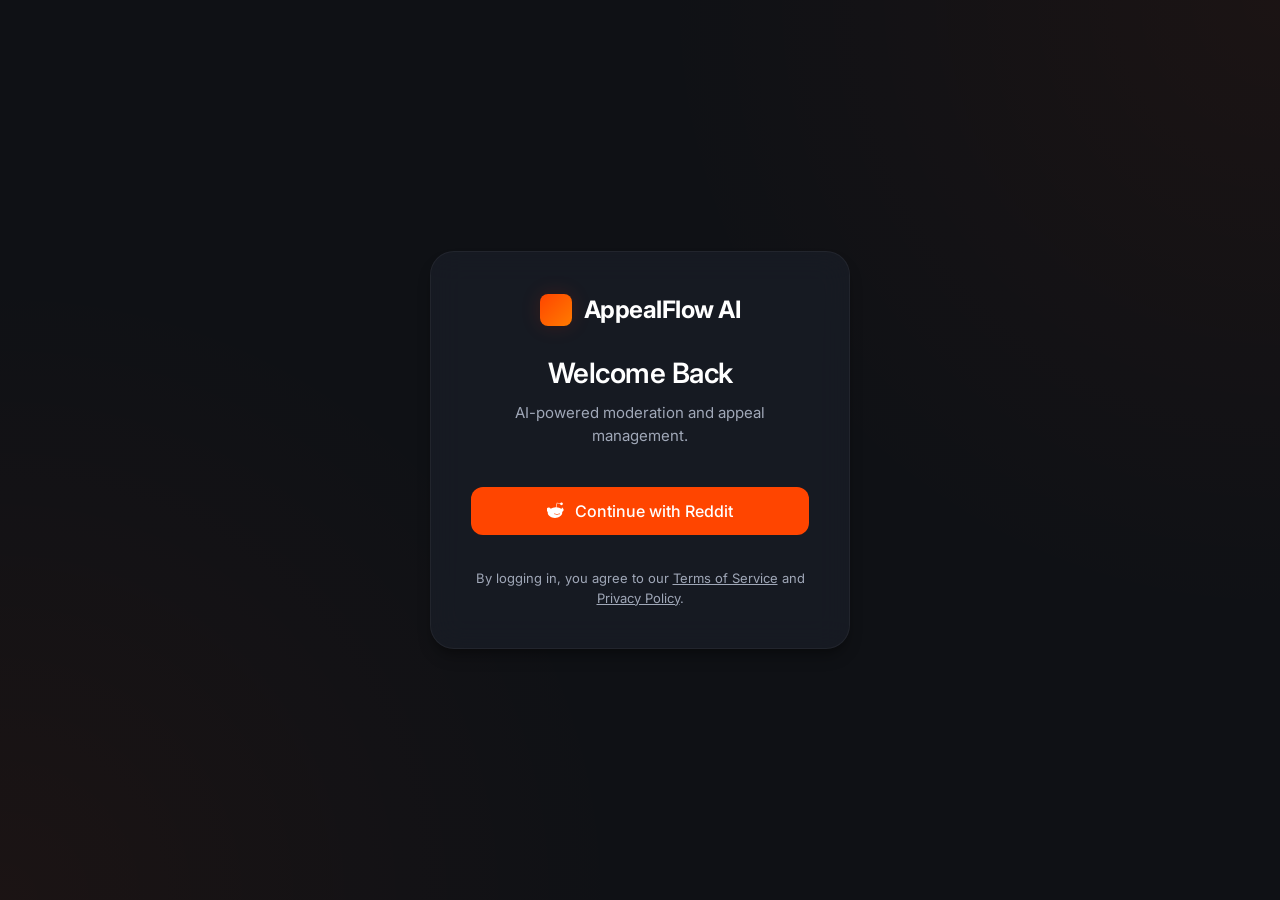
<file: index.html>
<!DOCTYPE html>
<html lang="en">
<head>
    <meta charset="UTF-8">
    <meta name="viewport" content="width=device-width, initial-scale=1.0">
    <title>Login - AppealFlow AI</title>
    <link href="https://fonts.googleapis.com/css2?family=Inter:wght@400;500;600;700&display=swap" rel="stylesheet">
    <link rel="stylesheet" href="css/style.css">
    <link rel="stylesheet" href="css/components.css">
    <link rel="stylesheet" href="css/responsive.css">
</head>
<body class="login-body">
    <div class="login-container glass-panel">
        <div class="login-header">
            <div class="logo">
                <span class="logo-icon"></span> AppealFlow AI
            </div>
            <h1>Welcome Back</h1>
            <p>AI-powered moderation and appeal management.</p>
        </div>
        
        <div class="login-actions">
            <button id="login-btn" class="btn btn-primary btn-block btn-lg">
                <svg class="reddit-icon" xmlns="http://www.w3.org/2000/svg" viewBox="0 0 512 512"><path fill="currentColor" d="M324.6 255.4c-15.1 0-27.5 12.3-27.5 27.4 0 15 12.4 27.3 27.5 27.3 15 0 27.4-12.3 27.4-27.3.1-15.1-12.3-27.4-27.4-27.4zm-136.9 0c-15.1 0-27.4 12.3-27.4 27.4 0 15 12.3 27.3 27.4 27.3 15.1 0 27.5-12.3 27.5-27.3 0-15.1-12.4-27.4-27.5-27.4zm233-85.9c-23.2 0-43.5 13.9-53 34.6-32.9-23.7-77.9-38.9-127.7-41.2l22.4-105.1 72.8 15.4c.5 19.3 16.3 34.8 35.8 34.8 19.7 0 35.7-16 35.7-35.7 0-19.8-16-35.8-35.7-35.8-15.4 0-28.5 9.8-33.6 23.4l-81.2-17.1c-2.4-.5-4.8 1-5.5 3.3L225.5 159c-50.6 1.8-96.5 16.9-129.8 41-9.5-20.9-30-34.9-53.4-34.9-32.6 0-59.1 26.5-59.1 59.1 0 25.1 15.7 46.5 37.6 54.8-1.5 7.4-2.2 15.1-2.2 23 0 71.9 83.2 130.4 185.7 130.4s185.7-58.5 185.7-130.4c0-7.8-.8-15.5-2.2-23 21.9-8.3 37.6-29.6 37.6-54.8.1-32.6-26.4-59.1-59-59.1zm-164.5 181.7c-38.2 0-66.5-16.7-68.5-18-2.6-1.7-4.1-4.6-4-7.7.1-3.1 1.8-5.9 4.6-7.4 2.8-1.5 6.2-1.3 8.8.4 1.2.8 26.5 15 59.2 15s58-14.2 59.2-15c2.6-1.7 6.1-1.9 8.8-.4 2.8 1.5 4.5 4.3 4.6 7.4.1 3.1-1.4 6-4 7.7-2.1 1.3-30.4 18-68.7 18z"/></svg>
                Continue with Reddit
            </button>
            <div id="login-loading" class="loading-spinner hidden"></div>
        </div>
        
        <div class="login-footer">
            <p>By logging in, you agree to our <a href="#">Terms of Service</a> and <a href="#">Privacy Policy</a>.</p>
        </div>
    </div>

    <script src="js/mock-data.js"></script>
    <script src="js/app.js"></script>
</body>
</html>
</file>
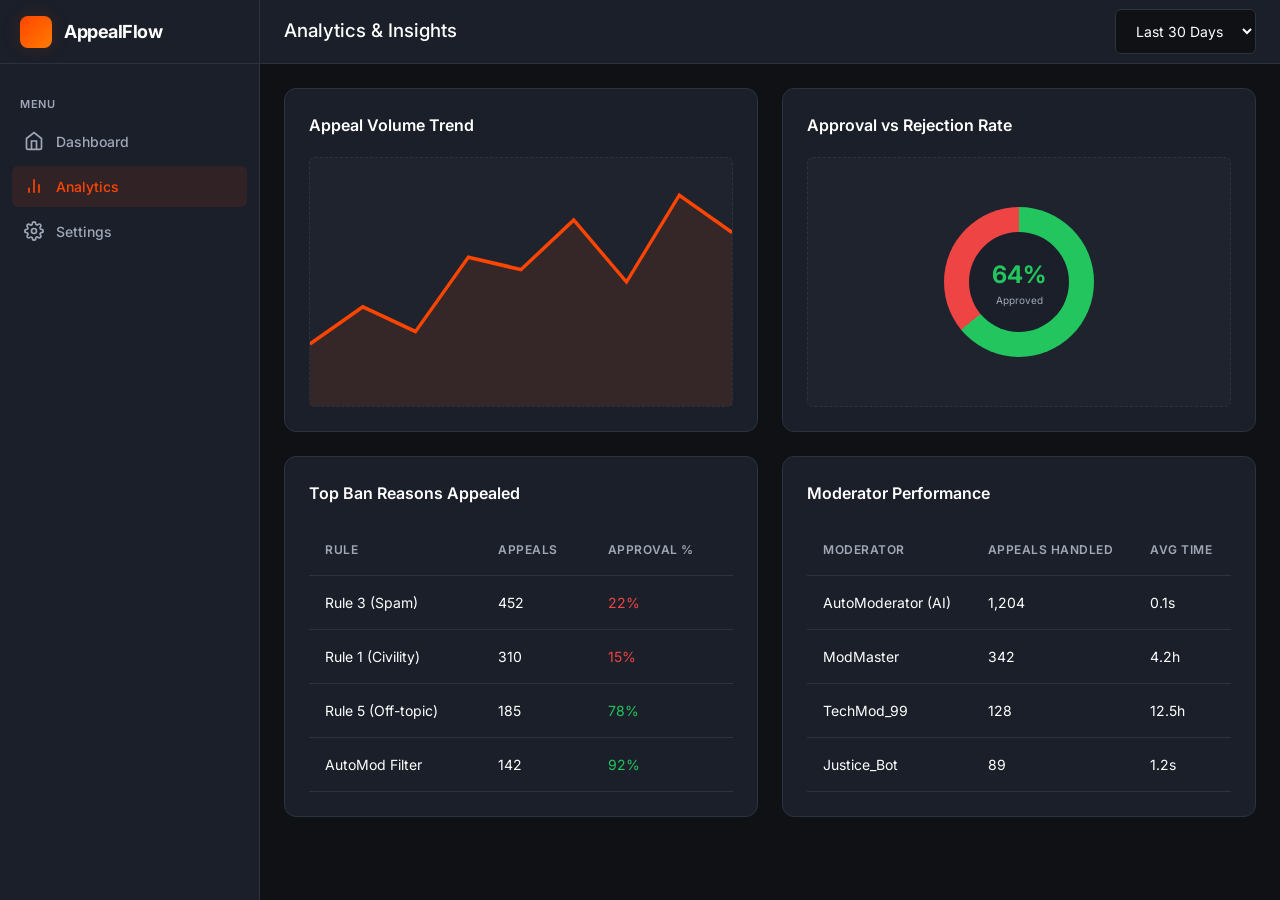
<file: analytics.html>
<!DOCTYPE html>
<html lang="en">
<head>
    <meta charset="UTF-8">
    <meta name="viewport" content="width=device-width, initial-scale=1.0">
    <title>Analytics - AppealFlow AI</title>
    <link href="https://fonts.googleapis.com/css2?family=Inter:wght@400;500;600;700&display=swap" rel="stylesheet">
    <link rel="stylesheet" href="css/style.css">
    <link rel="stylesheet" href="css/components.css">
    <link rel="stylesheet" href="css/dashboard.css">
    <style>
        .analytics-grid { display: grid; grid-template-columns: 1fr 1fr; gap: 24px; margin-bottom: 24px; }
        .chart-placeholder { height: 250px; display: flex; align-items: center; justify-content: center; color: var(--text-secondary); border: 1px dashed var(--border); border-radius: var(--radius-sm); margin-top: 16px; background: rgba(255,255,255,0.02); }
        @media (max-width: 768px) { .analytics-grid { grid-template-columns: 1fr; } }
    </style>
</head>
<body class="app-body">
    <!-- Sidebar -->
    <aside class="sidebar" id="sidebar">
        <div class="sidebar-header">
            <div class="logo">
                <span class="logo-icon"></span>
                <span class="logo-text">AppealFlow</span>
            </div>
            <button class="btn-icon mobile-menu-close" id="close-sidebar">
                <svg width="24" height="24" viewBox="0 0 24 24" fill="none" stroke="currentColor" stroke-width="2"><path d="M18 6L6 18M6 6l12 12"></path></svg>
            </button>
        </div>
        <nav class="sidebar-nav mt-4">
            <div class="nav-section">MENU</div>
            <a href="dashboard.html" class="nav-item">
                <svg width="20" height="20" viewBox="0 0 24 24" fill="none" stroke="currentColor" stroke-width="2"><path d="M3 9l9-7 9 7v11a2 2 0 0 1-2 2H5a2 2 0 0 1-2-2z"></path><polyline points="9 22 9 12 15 12 15 22"></polyline></svg>
                Dashboard
            </a>
            <a href="analytics.html" class="nav-item active">
                <svg width="20" height="20" viewBox="0 0 24 24" fill="none" stroke="currentColor" stroke-width="2"><path d="M18 20V10M12 20V4M6 20v-6"></path></svg>
                Analytics
            </a>
            <a href="settings.html" class="nav-item">
                <svg width="20" height="20" viewBox="0 0 24 24" fill="none" stroke="currentColor" stroke-width="2"><circle cx="12" cy="12" r="3"></circle><path d="M19.4 15a1.65 1.65 0 0 0 .33 1.82l.06.06a2 2 0 0 1 0 2.83 2 2 0 0 1-2.83 0l-.06-.06a1.65 1.65 0 0 0-1.82-.33 1.65 1.65 0 0 0-1 1.51V21a2 2 0 0 1-2 2 2 2 0 0 1-2-2v-.09A1.65 1.65 0 0 0 9 19.4a1.65 1.65 0 0 0-1.82.33l-.06.06a2 2 0 0 1-2.83 0 2 2 0 0 1 0-2.83l.06-.06a1.65 1.65 0 0 0 .33-1.82 1.65 1.65 0 0 0-1.51-1H3a2 2 0 0 1-2-2 2 2 0 0 1 2-2h.09A1.65 1.65 0 0 0 4.6 9a1.65 1.65 0 0 0-.33-1.82l-.06-.06a2 2 0 0 1 0-2.83 2 2 0 0 1 2.83 0l.06.06a1.65 1.65 0 0 0 1.82.33H9a1.65 1.65 0 0 0 1-1.51V3a2 2 0 0 1 2-2 2 2 0 0 1 2 2v.09a1.65 1.65 0 0 0 1 1.51 1.65 1.65 0 0 0 1.82-.33l.06-.06a2 2 0 0 1 2.83 0 2 2 0 0 1 0 2.83l-.06.06a1.65 1.65 0 0 0-.33 1.82V9a1.65 1.65 0 0 0 1.51 1H21a2 2 0 0 1 2 2 2 2 0 0 1-2 2h-.09a1.65 1.65 0 0 0-1.51 1z"></path></svg>
                Settings
            </a>
        </nav>
    </aside>

    <main class="main-content">
        <header class="topbar">
            <div class="topbar-left">
                <button class="btn-icon mobile-menu-toggle" id="open-sidebar">
                    <svg width="24" height="24" viewBox="0 0 24 24" fill="none" stroke="currentColor" stroke-width="2"><line x1="3" y1="12" x2="21" y2="12"></line><line x1="3" y1="6" x2="21" y2="6"></line><line x1="3" y1="18" x2="21" y2="18"></line></svg>
                </button>
                <h3 class="font-medium">Analytics & Insights</h3>
            </div>
            <div class="topbar-right">
                <select class="form-control" style="width: auto;">
                    <option>Last 30 Days</option>
                    <option>Last 90 Days</option>
                    <option>This Year</option>
                </select>
            </div>
        </header>

        <div class="content-container">
            <div class="analytics-grid">
                <div class="card">
                    <div class="card-header">
                        <h3 class="card-title">Appeal Volume Trend</h3>
                    </div>
                    <div class="chart-placeholder">
                        <svg width="100%" height="100%" viewBox="0 0 400 200" preserveAspectRatio="none">
                            <polyline fill="none" stroke="var(--primary)" stroke-width="3" points="0,150 50,120 100,140 150,80 200,90 250,50 300,100 350,30 400,60" />
                            <polyline fill="rgba(255,69,0,0.1)" stroke="none" points="0,200 0,150 50,120 100,140 150,80 200,90 250,50 300,100 350,30 400,60 400,200" />
                        </svg>
                    </div>
                </div>
                
                <div class="card">
                    <div class="card-header">
                        <h3 class="card-title">Approval vs Rejection Rate</h3>
                    </div>
                    <div class="chart-placeholder">
                        <div style="position: relative; width: 150px; height: 150px; border-radius: 50%; background: conic-gradient(var(--success) 0% 64%, var(--danger) 64% 100%); display: flex; align-items: center; justify-content: center;">
                            <div style="width: 100px; height: 100px; background: var(--bg-card); border-radius: 50%; display: flex; align-items: center; justify-content: center; flex-direction: column;">
                                <span style="font-size: 24px; font-weight: bold; color: var(--success);">64%</span>
                                <span style="font-size: 10px; color: var(--text-secondary);">Approved</span>
                            </div>
                        </div>
                    </div>
                </div>
                
                <div class="card">
                    <div class="card-header">
                        <h3 class="card-title">Top Ban Reasons Appealed</h3>
                    </div>
                    <div class="table-responsive mt-4">
                        <table class="table">
                            <thead><tr><th>Rule</th><th>Appeals</th><th>Approval %</th></tr></thead>
                            <tbody>
                                <tr><td>Rule 3 (Spam)</td><td>452</td><td><span class="text-danger">22%</span></td></tr>
                                <tr><td>Rule 1 (Civility)</td><td>310</td><td><span class="text-danger">15%</span></td></tr>
                                <tr><td>Rule 5 (Off-topic)</td><td>185</td><td><span class="text-success">78%</span></td></tr>
                                <tr><td>AutoMod Filter</td><td>142</td><td><span class="text-success">92%</span></td></tr>
                            </tbody>
                        </table>
                    </div>
                </div>
                
                <div class="card">
                    <div class="card-header">
                        <h3 class="card-title">Moderator Performance</h3>
                    </div>
                    <div class="table-responsive mt-4">
                        <table class="table">
                            <thead><tr><th>Moderator</th><th>Appeals Handled</th><th>Avg Time</th></tr></thead>
                            <tbody>
                                <tr><td>AutoModerator (AI)</td><td>1,204</td><td>0.1s</td></tr>
                                <tr><td>ModMaster</td><td>342</td><td>4.2h</td></tr>
                                <tr><td>TechMod_99</td><td>128</td><td>12.5h</td></tr>
                                <tr><td>Justice_Bot</td><td>89</td><td>1.2s</td></tr>
                            </tbody>
                        </table>
                    </div>
                </div>
            </div>
        </div>
    </main>
    <script src="js/app.js"></script>
</body>
</html>
</file>
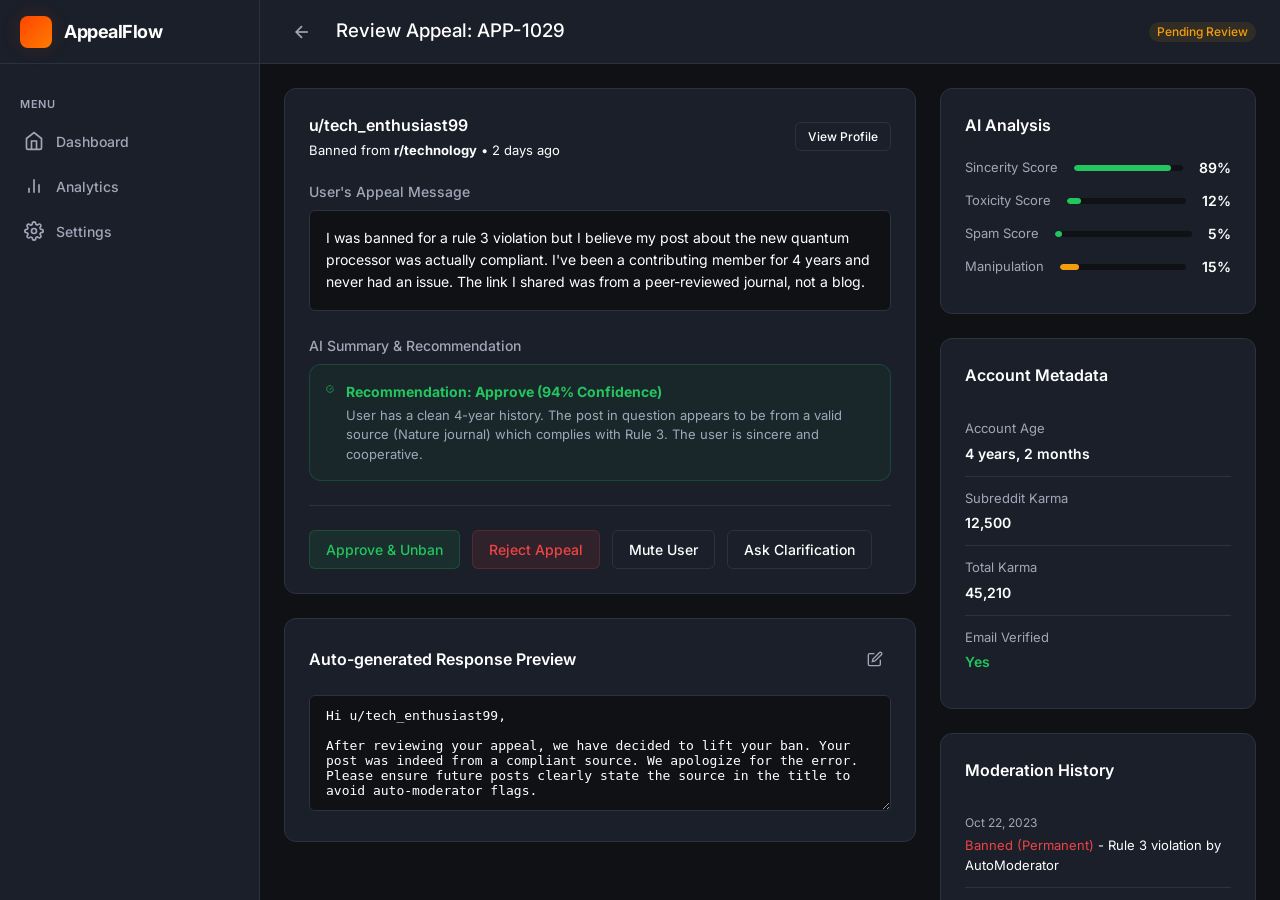
<file: appeal-details.html>
<!DOCTYPE html>
<html lang="en">
<head>
    <meta charset="UTF-8">
    <meta name="viewport" content="width=device-width, initial-scale=1.0">
    <title>Appeal Details - AppealFlow AI</title>
    <link href="https://fonts.googleapis.com/css2?family=Inter:wght@400;500;600;700&display=swap" rel="stylesheet">
    <link rel="stylesheet" href="css/style.css">
    <link rel="stylesheet" href="css/components.css">
    <link rel="stylesheet" href="css/dashboard.css">
    <link rel="stylesheet" href="css/responsive.css">
    <style>
        .appeal-grid { display: grid; grid-template-columns: 2fr 1fr; gap: 24px; }
        .score-item { display: flex; align-items: center; justify-content: space-between; margin-bottom: 12px; }
        .score-label { font-size: 13px; color: var(--text-secondary); }
        .score-value { font-weight: 600; font-size: 14px; }
        .score-bar-container { flex: 1; margin: 0 16px; }
        .appeal-content { background: var(--bg-main); padding: 16px; border-radius: var(--radius-sm); font-size: 14px; line-height: 1.6; border: 1px solid var(--border); margin-bottom: 24px; }
        .history-item { padding: 12px 0; border-bottom: 1px solid var(--border); }
        .history-item:last-child { border-bottom: none; }
        .history-date { font-size: 12px; color: var(--text-secondary); }
        .history-desc { font-size: 13px; margin-top: 4px; }
        .action-bar { display: flex; gap: 12px; margin-top: 24px; padding-top: 24px; border-top: 1px solid var(--border); }
        @media (max-width: 1024px) { .appeal-grid { grid-template-columns: 1fr; } }
    </style>
</head>
<body class="app-body">
    <!-- Sidebar -->
    <aside class="sidebar" id="sidebar">
        <div class="sidebar-header">
            <div class="logo">
                <span class="logo-icon"></span>
                <span class="logo-text">AppealFlow</span>
            </div>
            <button class="btn-icon mobile-menu-close" id="close-sidebar">
                <svg width="24" height="24" viewBox="0 0 24 24" fill="none" stroke="currentColor" stroke-width="2"><path d="M18 6L6 18M6 6l12 12"></path></svg>
            </button>
        </div>
        <nav class="sidebar-nav mt-4">
            <div class="nav-section">MENU</div>
            <a href="dashboard.html" class="nav-item">
                <svg width="20" height="20" viewBox="0 0 24 24" fill="none" stroke="currentColor" stroke-width="2"><path d="M3 9l9-7 9 7v11a2 2 0 0 1-2 2H5a2 2 0 0 1-2-2z"></path><polyline points="9 22 9 12 15 12 15 22"></polyline></svg>
                Dashboard
            </a>
            <a href="analytics.html" class="nav-item">
                <svg width="20" height="20" viewBox="0 0 24 24" fill="none" stroke="currentColor" stroke-width="2"><path d="M18 20V10M12 20V4M6 20v-6"></path></svg>
                Analytics
            </a>
            <a href="settings.html" class="nav-item">
                <svg width="20" height="20" viewBox="0 0 24 24" fill="none" stroke="currentColor" stroke-width="2"><circle cx="12" cy="12" r="3"></circle><path d="M19.4 15a1.65 1.65 0 0 0 .33 1.82l.06.06a2 2 0 0 1 0 2.83 2 2 0 0 1-2.83 0l-.06-.06a1.65 1.65 0 0 0-1.82-.33 1.65 1.65 0 0 0-1 1.51V21a2 2 0 0 1-2 2 2 2 0 0 1-2-2v-.09A1.65 1.65 0 0 0 9 19.4a1.65 1.65 0 0 0-1.82.33l-.06.06a2 2 0 0 1-2.83 0 2 2 0 0 1 0-2.83l.06-.06a1.65 1.65 0 0 0 .33-1.82 1.65 1.65 0 0 0-1.51-1H3a2 2 0 0 1-2-2 2 2 0 0 1 2-2h.09A1.65 1.65 0 0 0 4.6 9a1.65 1.65 0 0 0-.33-1.82l-.06-.06a2 2 0 0 1 0-2.83 2 2 0 0 1 2.83 0l.06.06a1.65 1.65 0 0 0 1.82.33H9a1.65 1.65 0 0 0 1-1.51V3a2 2 0 0 1 2-2 2 2 0 0 1 2 2v.09a1.65 1.65 0 0 0 1 1.51 1.65 1.65 0 0 0 1.82-.33l.06-.06a2 2 0 0 1 2.83 0 2 2 0 0 1 0 2.83l-.06.06a1.65 1.65 0 0 0-.33 1.82V9a1.65 1.65 0 0 0 1.51 1H21a2 2 0 0 1 2 2 2 2 0 0 1-2 2h-.09a1.65 1.65 0 0 0-1.51 1z"></path></svg>
                Settings
            </a>
        </nav>
    </aside>

    <main class="main-content">
        <header class="topbar">
            <div class="topbar-left">
                <button class="btn-icon mobile-menu-toggle" id="open-sidebar">
                    <svg width="24" height="24" viewBox="0 0 24 24" fill="none" stroke="currentColor" stroke-width="2"><line x1="3" y1="12" x2="21" y2="12"></line><line x1="3" y1="6" x2="21" y2="6"></line><line x1="3" y1="18" x2="21" y2="18"></line></svg>
                </button>
                <a href="dashboard.html" class="btn btn-icon">
                    <svg width="20" height="20" viewBox="0 0 24 24" fill="none" stroke="currentColor" stroke-width="2"><line x1="19" y1="12" x2="5" y2="12"></line><polyline points="12 19 5 12 12 5"></polyline></svg>
                </a>
                <h3 class="font-medium">Review Appeal: APP-1029</h3>
            </div>
            <div class="topbar-right">
                <span class="badge badge-warning">Pending Review</span>
            </div>
        </header>

        <div class="content-container">
            <div class="appeal-grid">
                <!-- Left Column -->
                <div class="appeal-main">
                    <div class="card mb-4">
                        <div class="card-header">
                            <div>
                                <h3 class="card-title" id="appeal-username">u/tech_enthusiast99</h3>
                                <div class="text-secondary mt-1" style="font-size: 13px;">Banned from <strong id="appeal-sub">r/technology</strong> • 2 days ago</div>
                            </div>
                            <button class="btn btn-outline btn-sm">View Profile</button>
                        </div>
                        
                        <div class="mb-4">
                            <h4 class="form-label">User's Appeal Message</h4>
                            <div class="appeal-content" id="appeal-text">
                                I was banned for a rule 3 violation but I believe my post about the new quantum processor was actually compliant. I've been a contributing member for 4 years and never had an issue. The link I shared was from a peer-reviewed journal, not a blog.
                            </div>
                        </div>

                        <div>
                            <h4 class="form-label">AI Summary & Recommendation</h4>
                            <div class="insight-alert bg-success-light" style="background: rgba(34, 197, 94, 0.05); border-color: rgba(34, 197, 94, 0.2);">
                                <svg width="16" height="16" viewBox="0 0 24 24" fill="none" stroke="var(--success)" stroke-width="2"><path d="M22 11.08V12a10 10 0 1 1-5.93-9.14"></path><polyline points="22 4 12 14.01 9 11.01"></polyline></svg>
                                <div>
                                    <h5 style="color: var(--success);">Recommendation: Approve (94% Confidence)</h5>
                                    <p>User has a clean 4-year history. The post in question appears to be from a valid source (Nature journal) which complies with Rule 3. The user is sincere and cooperative.</p>
                                </div>
                            </div>
                        </div>

                        <div class="action-bar" style="flex-wrap: wrap;">
                            <button class="btn btn-success" id="btn-approve">Approve & Unban</button>
                            <button class="btn btn-danger" id="btn-reject">Reject Appeal</button>
                            <button class="btn btn-outline" id="btn-mute">Mute User</button>
                            <button class="btn btn-outline" id="btn-clarify">Ask Clarification</button>
                        </div>
                    </div>
                    
                    <div class="card">
                        <div class="card-header">
                            <h3 class="card-title">Auto-generated Response Preview</h3>
                            <button class="btn btn-icon"><svg width="16" height="16" viewBox="0 0 24 24" fill="none" stroke="currentColor" stroke-width="2"><path d="M11 4H4a2 2 0 0 0-2 2v14a2 2 0 0 0 2 2h14a2 2 0 0 0 2-2v-7"></path><path d="M18.5 2.5a2.121 2.121 0 0 1 3 3L12 15l-4 1 1-4 9.5-9.5z"></path></svg></button>
                        </div>
                        <textarea class="form-control" style="font-family: monospace; font-size: 13px;" rows="6">Hi u/tech_enthusiast99,

After reviewing your appeal, we have decided to lift your ban. Your post was indeed from a compliant source. We apologize for the error. Please ensure future posts clearly state the source in the title to avoid auto-moderator flags.

Best,
r/technology Mod Team</textarea>
                    </div>
                </div>

                <!-- Right Column -->
                <div class="appeal-sidebar">
                    <div class="card mb-4">
                        <div class="card-header">
                            <h3 class="card-title">AI Analysis</h3>
                        </div>
                        
                        <div class="score-item">
                            <span class="score-label">Sincerity Score</span>
                            <div class="score-bar-container score-bar"><div class="score-fill bg-success" style="width: 89%;"></div></div>
                            <span class="score-value">89%</span>
                        </div>
                        
                        <div class="score-item">
                            <span class="score-label">Toxicity Score</span>
                            <div class="score-bar-container score-bar"><div class="score-fill bg-success" style="width: 12%;"></div></div>
                            <span class="score-value">12%</span>
                        </div>
                        
                        <div class="score-item">
                            <span class="score-label">Spam Score</span>
                            <div class="score-bar-container score-bar"><div class="score-fill bg-success" style="width: 5%;"></div></div>
                            <span class="score-value">5%</span>
                        </div>
                        
                        <div class="score-item">
                            <span class="score-label">Manipulation</span>
                            <div class="score-bar-container score-bar"><div class="score-fill bg-warning" style="width: 15%;"></div></div>
                            <span class="score-value">15%</span>
                        </div>
                    </div>

                    <div class="card mb-4">
                        <div class="card-header">
                            <h3 class="card-title">Account Metadata</h3>
                        </div>
                        <div class="history-item">
                            <div class="score-label">Account Age</div>
                            <div class="score-value mt-1">4 years, 2 months</div>
                        </div>
                        <div class="history-item">
                            <div class="score-label">Subreddit Karma</div>
                            <div class="score-value mt-1">12,500</div>
                        </div>
                        <div class="history-item">
                            <div class="score-label">Total Karma</div>
                            <div class="score-value mt-1">45,210</div>
                        </div>
                        <div class="history-item">
                            <div class="score-label">Email Verified</div>
                            <div class="score-value mt-1 text-success">Yes</div>
                        </div>
                    </div>

                    <div class="card">
                        <div class="card-header">
                            <h3 class="card-title">Moderation History</h3>
                        </div>
                        <div class="history-item">
                            <div class="history-date">Oct 22, 2023</div>
                            <div class="history-desc"><span class="text-danger">Banned (Permanent)</span> - Rule 3 violation by AutoModerator</div>
                        </div>
                        <div class="history-item">
                            <div class="history-date">Mar 14, 2022</div>
                            <div class="history-desc"><span class="text-warning">Post Removed</span> - Duplicate content</div>
                        </div>
                    </div>
                </div>
            </div>
        </div>
    </main>

    <div class="toast-container" id="toast-container"></div>
    <script src="js/app.js"></script>
    <script src="js/appeal.js"></script>
</body>
</html>
</file>
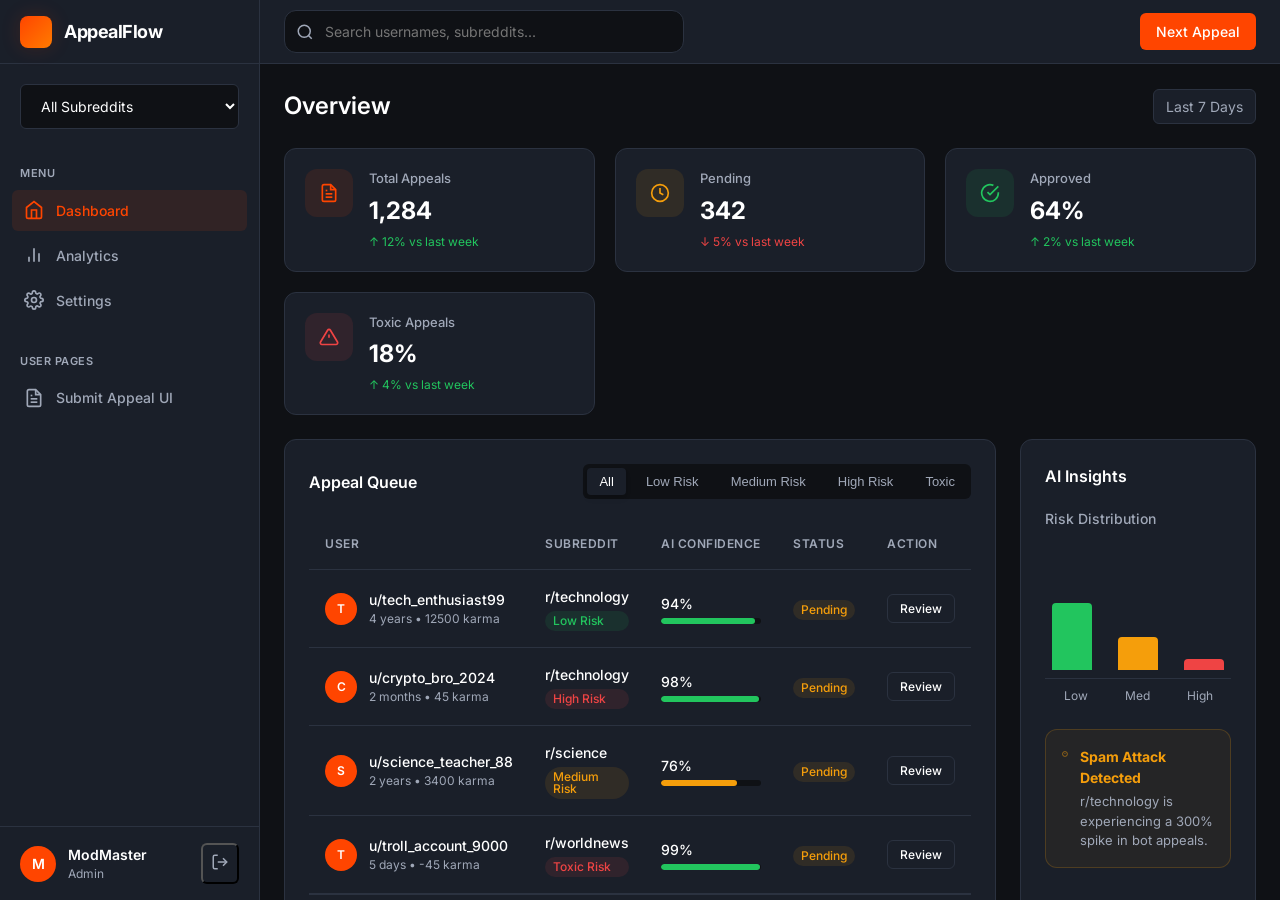
<file: dashboard.html>
<!DOCTYPE html>
<html lang="en">
<head>
    <meta charset="UTF-8">
    <meta name="viewport" content="width=device-width, initial-scale=1.0">
    <title>Dashboard - AppealFlow AI</title>
    <link href="https://fonts.googleapis.com/css2?family=Inter:wght@400;500;600;700&display=swap" rel="stylesheet">
    <link rel="stylesheet" href="css/style.css">
    <link rel="stylesheet" href="css/components.css">
    <link rel="stylesheet" href="css/dashboard.css">
    <link rel="stylesheet" href="css/responsive.css">
</head>
<body class="app-body">
    <!-- Sidebar -->
    <aside class="sidebar" id="sidebar">
        <div class="sidebar-header">
            <div class="logo">
                <span class="logo-icon"></span>
                <span class="logo-text">AppealFlow</span>
            </div>
            <button class="btn-icon mobile-menu-close" id="close-sidebar">
                <svg width="24" height="24" viewBox="0 0 24 24" fill="none" stroke="currentColor" stroke-width="2"><path d="M18 6L6 18M6 6l12 12"></path></svg>
            </button>
        </div>

        <div class="sidebar-subreddit-selector">
            <select class="form-control" id="subreddit-select">
                <option value="all">All Subreddits</option>
                <option value="r/technology">r/technology</option>
                <option value="r/science">r/science</option>
                <option value="r/worldnews">r/worldnews</option>
            </select>
        </div>

        <nav class="sidebar-nav">
            <div class="nav-section">MENU</div>
            <a href="dashboard.html" class="nav-item active">
                <svg width="20" height="20" viewBox="0 0 24 24" fill="none" stroke="currentColor" stroke-width="2"><path d="M3 9l9-7 9 7v11a2 2 0 0 1-2 2H5a2 2 0 0 1-2-2z"></path><polyline points="9 22 9 12 15 12 15 22"></polyline></svg>
                Dashboard
            </a>
            <a href="analytics.html" class="nav-item">
                <svg width="20" height="20" viewBox="0 0 24 24" fill="none" stroke="currentColor" stroke-width="2"><path d="M18 20V10M12 20V4M6 20v-6"></path></svg>
                Analytics
            </a>
            <a href="settings.html" class="nav-item">
                <svg width="20" height="20" viewBox="0 0 24 24" fill="none" stroke="currentColor" stroke-width="2"><circle cx="12" cy="12" r="3"></circle><path d="M19.4 15a1.65 1.65 0 0 0 .33 1.82l.06.06a2 2 0 0 1 0 2.83 2 2 0 0 1-2.83 0l-.06-.06a1.65 1.65 0 0 0-1.82-.33 1.65 1.65 0 0 0-1 1.51V21a2 2 0 0 1-2 2 2 2 0 0 1-2-2v-.09A1.65 1.65 0 0 0 9 19.4a1.65 1.65 0 0 0-1.82.33l-.06.06a2 2 0 0 1-2.83 0 2 2 0 0 1 0-2.83l.06-.06a1.65 1.65 0 0 0 .33-1.82 1.65 1.65 0 0 0-1.51-1H3a2 2 0 0 1-2-2 2 2 0 0 1 2-2h.09A1.65 1.65 0 0 0 4.6 9a1.65 1.65 0 0 0-.33-1.82l-.06-.06a2 2 0 0 1 0-2.83 2 2 0 0 1 2.83 0l.06.06a1.65 1.65 0 0 0 1.82.33H9a1.65 1.65 0 0 0 1-1.51V3a2 2 0 0 1 2-2 2 2 0 0 1 2 2v.09a1.65 1.65 0 0 0 1 1.51 1.65 1.65 0 0 0 1.82-.33l.06-.06a2 2 0 0 1 2.83 0 2 2 0 0 1 0 2.83l-.06.06a1.65 1.65 0 0 0-.33 1.82V9a1.65 1.65 0 0 0 1.51 1H21a2 2 0 0 1 2 2 2 2 0 0 1-2 2h-.09a1.65 1.65 0 0 0-1.51 1z"></path></svg>
                Settings
            </a>
            
            <div class="nav-section mt-4">USER PAGES</div>
            <a href="submit-appeal.html" class="nav-item" target="_blank">
                <svg width="20" height="20" viewBox="0 0 24 24" fill="none" stroke="currentColor" stroke-width="2"><path d="M14 2H6a2 2 0 0 0-2 2v16a2 2 0 0 0 2 2h12a2 2 0 0 0 2-2V8z"></path><polyline points="14 2 14 8 20 8"></polyline><line x1="16" y1="13" x2="8" y2="13"></line><line x1="16" y1="17" x2="8" y2="17"></line><polyline points="10 9 9 9 8 9"></polyline></svg>
                Submit Appeal UI
            </a>
        </nav>

        <div class="sidebar-footer">
            <div class="user-profile">
                <div class="avatar">M</div>
                <div class="user-info">
                    <span class="user-name">ModMaster</span>
                    <span class="user-role">Admin</span>
                </div>
            </div>
            <button class="btn-icon" id="logout-btn" title="Logout">
                <svg width="18" height="18" viewBox="0 0 24 24" fill="none" stroke="currentColor" stroke-width="2"><path d="M9 21H5a2 2 0 0 1-2-2V5a2 2 0 0 1 2-2h4"></path><polyline points="16 17 21 12 16 7"></polyline><line x1="21" y1="12" x2="9" y2="12"></line></svg>
            </button>
        </div>
    </aside>

    <!-- Main Content -->
    <main class="main-content">
        <!-- Topbar -->
        <header class="topbar">
            <div class="topbar-left">
                <button class="btn-icon mobile-menu-toggle" id="open-sidebar">
                    <svg width="24" height="24" viewBox="0 0 24 24" fill="none" stroke="currentColor" stroke-width="2"><line x1="3" y1="12" x2="21" y2="12"></line><line x1="3" y1="6" x2="21" y2="6"></line><line x1="3" y1="18" x2="21" y2="18"></line></svg>
                </button>
                <div class="search-bar">
                    <svg class="search-icon" width="18" height="18" viewBox="0 0 24 24" fill="none" stroke="currentColor" stroke-width="2"><circle cx="11" cy="11" r="8"></circle><line x1="21" y1="21" x2="16.65" y2="16.65"></line></svg>
                    <input type="text" placeholder="Search usernames, subreddits..." class="form-control search-input" id="global-search">
                </div>
            </div>
            
            <div class="topbar-right">
                <button class="btn btn-primary" onclick="window.location.href='appeal-details.html'">
                    Next Appeal
                </button>
            </div>
        </header>

        <!-- Dashboard Content -->
        <div class="content-container">
            <div class="page-header">
                <h2>Overview</h2>
                <div class="date-range">Last 7 Days</div>
            </div>

            <!-- Stats Grid -->
            <div class="stats-grid">
                <div class="stat-card">
                    <div class="stat-icon bg-primary-light">
                        <svg width="20" height="20" viewBox="0 0 24 24" fill="none" stroke="var(--primary)" stroke-width="2"><path d="M14 2H6a2 2 0 0 0-2 2v16a2 2 0 0 0 2 2h12a2 2 0 0 0 2-2V8z"></path><polyline points="14 2 14 8 20 8"></polyline><line x1="16" y1="13" x2="8" y2="13"></line><line x1="16" y1="17" x2="8" y2="17"></line><polyline points="10 9 9 9 8 9"></polyline></svg>
                    </div>
                    <div class="stat-info">
                        <h3>Total Appeals</h3>
                        <div class="stat-value">1,284</div>
                        <div class="stat-trend trend-up">↑ 12% vs last week</div>
                    </div>
                </div>
                
                <div class="stat-card">
                    <div class="stat-icon bg-warning-light">
                        <svg width="20" height="20" viewBox="0 0 24 24" fill="none" stroke="var(--warning)" stroke-width="2"><circle cx="12" cy="12" r="10"></circle><polyline points="12 6 12 12 16 14"></polyline></svg>
                    </div>
                    <div class="stat-info">
                        <h3>Pending</h3>
                        <div class="stat-value">342</div>
                        <div class="stat-trend trend-down">↓ 5% vs last week</div>
                    </div>
                </div>

                <div class="stat-card">
                    <div class="stat-icon bg-success-light">
                        <svg width="20" height="20" viewBox="0 0 24 24" fill="none" stroke="var(--success)" stroke-width="2"><path d="M22 11.08V12a10 10 0 1 1-5.93-9.14"></path><polyline points="22 4 12 14.01 9 11.01"></polyline></svg>
                    </div>
                    <div class="stat-info">
                        <h3>Approved</h3>
                        <div class="stat-value">64%</div>
                        <div class="stat-trend trend-up">↑ 2% vs last week</div>
                    </div>
                </div>

                <div class="stat-card">
                    <div class="stat-icon bg-danger-light">
                        <svg width="20" height="20" viewBox="0 0 24 24" fill="none" stroke="var(--danger)" stroke-width="2"><path d="M10.29 3.86L1.82 18a2 2 0 0 0 1.71 3h16.94a2 2 0 0 0 1.71-3L13.71 3.86a2 2 0 0 0-3.42 0z"></path><line x1="12" y1="9" x2="12" y2="13"></line><line x1="12" y1="17" x2="12.01" y2="17"></line></svg>
                    </div>
                    <div class="stat-info">
                        <h3>Toxic Appeals</h3>
                        <div class="stat-value">18%</div>
                        <div class="stat-trend trend-up text-danger">↑ 4% vs last week</div>
                    </div>
                </div>
            </div>

            <!-- Main Layout -->
            <div class="dashboard-layout">
                <!-- Queue Section -->
                <div class="card queue-section">
                    <div class="card-header">
                        <h3 class="card-title">Appeal Queue</h3>
                        <div class="queue-filters">
                            <div class="tabs">
                                <button class="tab active" data-filter="all">All</button>
                                <button class="tab" data-filter="low-risk">Low Risk</button>
                                <button class="tab" data-filter="medium-risk">Medium Risk</button>
                                <button class="tab" data-filter="high-risk">High Risk</button>
                                <button class="tab" data-filter="toxic">Toxic</button>
                            </div>
                        </div>
                    </div>
                    
                    <div class="table-responsive">
                        <table class="table" id="appeals-table">
                            <thead>
                                <tr>
                                    <th>User</th>
                                    <th>Subreddit</th>
                                    <th>AI Confidence</th>
                                    <th>Status</th>
                                    <th>Action</th>
                                </tr>
                            </thead>
                            <tbody id="appeals-tbody">
                                <!-- Populated by JS -->
                            </tbody>
                        </table>
                    </div>
                    
                    <div class="pagination">
                        <button class="btn-icon" disabled><svg width="18" height="18" viewBox="0 0 24 24" fill="none" stroke="currentColor" stroke-width="2"><polyline points="15 18 9 12 15 6"></polyline></svg></button>
                        <span class="page-info">Page 1 of 12</span>
                        <button class="btn-icon"><svg width="18" height="18" viewBox="0 0 24 24" fill="none" stroke="currentColor" stroke-width="2"><polyline points="9 18 15 12 9 6"></polyline></svg></button>
                    </div>
                </div>

                <!-- AI Insights Sidebar -->
                <div class="insights-section">
                    <div class="card h-100">
                        <div class="card-header">
                            <h3 class="card-title">AI Insights</h3>
                        </div>
                        <div class="insights-content">
                            <!-- Chart Placeholder -->
                            <div class="chart-container mb-4">
                                <h4>Risk Distribution</h4>
                                <div class="chart-mockup">
                                    <div class="bar-chart">
                                        <div class="bar bg-success" style="height: 60%;" title="Low Risk"></div>
                                        <div class="bar bg-warning" style="height: 30%;" title="Medium Risk"></div>
                                        <div class="bar bg-danger" style="height: 10%;" title="High Risk"></div>
                                    </div>
                                    <div class="chart-labels">
                                        <span>Low</span>
                                        <span>Med</span>
                                        <span>High</span>
                                    </div>
                                </div>
                            </div>
                            
                            <div class="insight-alert">
                                <svg width="16" height="16" viewBox="0 0 24 24" fill="none" stroke="var(--warning)" stroke-width="2"><circle cx="12" cy="12" r="10"></circle><line x1="12" y1="8" x2="12" y2="12"></line><line x1="12" y1="16" x2="12.01" y2="16"></line></svg>
                                <div>
                                    <h5>Spam Attack Detected</h5>
                                    <p>r/technology is experiencing a 300% spike in bot appeals.</p>
                                </div>
                            </div>
                        </div>
                    </div>
                </div>
            </div>
        </div>
    </main>

    <!-- Toast Container -->
    <div class="toast-container" id="toast-container"></div>

    <script src="js/mock-data.js"></script>
    <script src="js/app.js"></script>
    <script src="js/dashboard.js"></script>
</body>
</html>
</file>
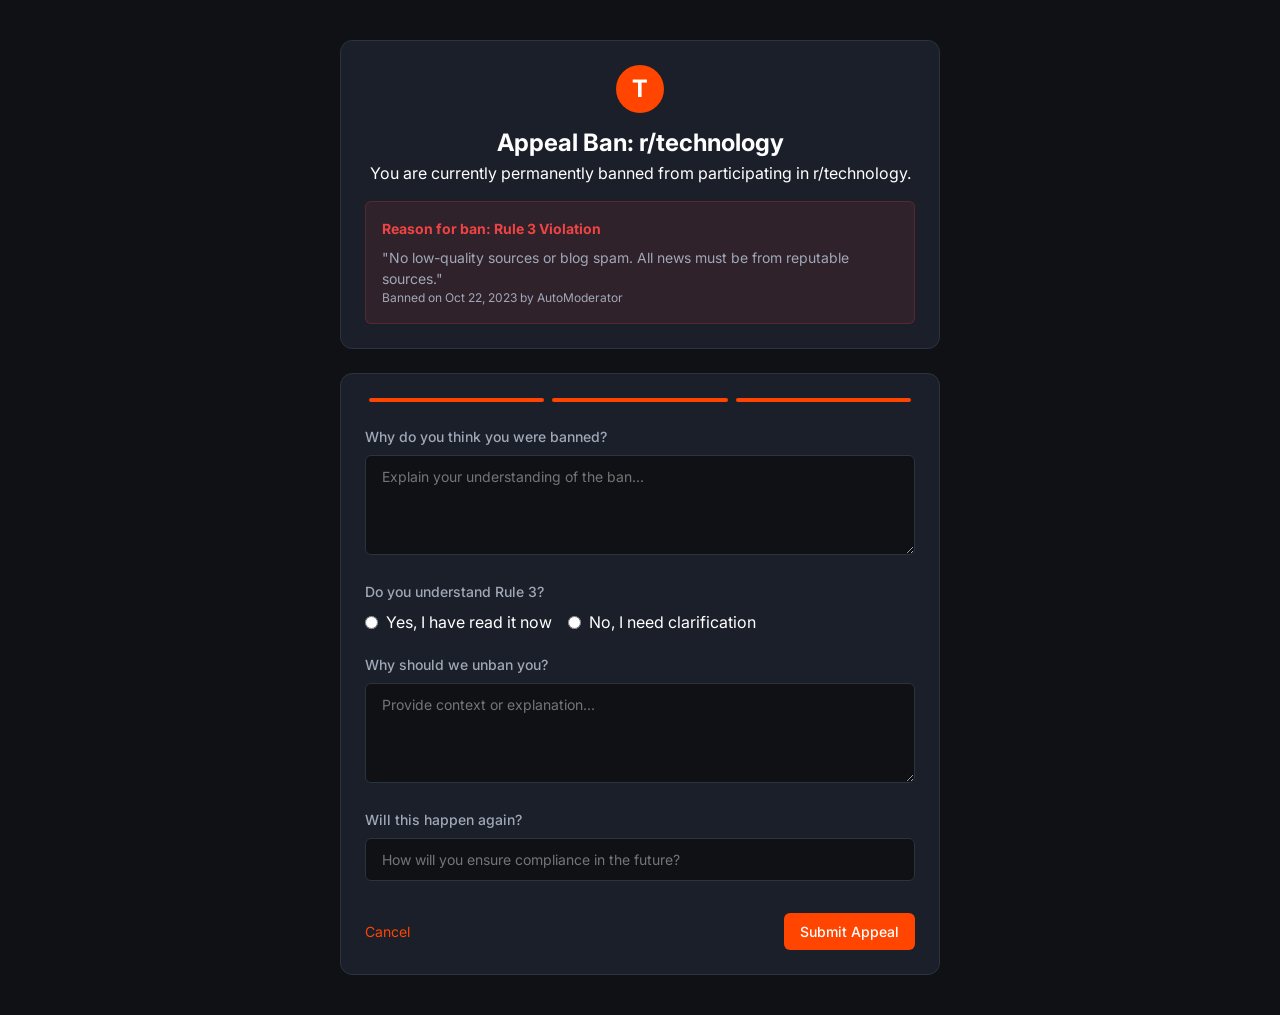
<file: submit-appeal.html>
<!DOCTYPE html>
<html lang="en">
<head>
    <meta charset="UTF-8">
    <meta name="viewport" content="width=device-width, initial-scale=1.0">
    <title>Submit Appeal - r/technology</title>
    <link href="https://fonts.googleapis.com/css2?family=Inter:wght@400;500;600;700&display=swap" rel="stylesheet">
    <link rel="stylesheet" href="css/style.css">
    <link rel="stylesheet" href="css/components.css">
    <style>
        .submit-body { background: var(--bg-main); min-height: 100vh; display: flex; flex-direction: column; align-items: center; padding: 40px 20px; }
        .submit-container { width: 100%; max-width: 600px; }
        .header-banner { background: var(--bg-card); border: 1px solid var(--border); border-radius: var(--radius-md); padding: 24px; margin-bottom: 24px; text-align: center; }
        .sub-icon { width: 48px; height: 48px; background: var(--primary); border-radius: 50%; display: inline-flex; align-items: center; justify-content: center; font-size: 24px; font-weight: bold; margin-bottom: 12px; }
        .ban-reason { background: rgba(239, 68, 68, 0.1); border: 1px solid rgba(239, 68, 68, 0.2); border-radius: var(--radius-sm); padding: 16px; margin-top: 16px; text-align: left; }
        .ban-reason h4 { color: var(--danger); margin-bottom: 8px; font-size: 14px; }
        .ban-reason p { font-size: 14px; color: var(--text-secondary); }
        .step-indicator { display: flex; align-items: center; margin-bottom: 24px; }
        .step { flex: 1; height: 4px; background: var(--border); border-radius: 2px; margin: 0 4px; transition: background 0.3s; }
        .step.active { background: var(--primary); }
    </style>
</head>
<body class="submit-body">
    <div class="submit-container">
        <div class="header-banner">
            <div class="sub-icon">T</div>
            <h2>Appeal Ban: r/technology</h2>
            <p class="text-secondary mt-1">You are currently permanently banned from participating in r/technology.</p>
            
            <div class="ban-reason">
                <h4>Reason for ban: Rule 3 Violation</h4>
                <p>"No low-quality sources or blog spam. All news must be from reputable sources."</p>
                <p class="mt-1" style="font-size: 12px;">Banned on Oct 22, 2023 by AutoModerator</p>
            </div>
        </div>

        <div class="card">
            <div class="step-indicator">
                <div class="step active"></div>
                <div class="step active"></div>
                <div class="step active"></div>
            </div>

            <form id="appeal-form" onsubmit="event.preventDefault(); submitAppeal();">
                <div class="form-group">
                    <label class="form-label">Why do you think you were banned?</label>
                    <textarea class="form-control" required placeholder="Explain your understanding of the ban..."></textarea>
                </div>
                
                <div class="form-group">
                    <label class="form-label">Do you understand Rule 3?</label>
                    <div style="display: flex; gap: 16px; margin-top: 8px;">
                        <label style="display: flex; align-items: center; gap: 8px; cursor: pointer;">
                            <input type="radio" name="understand" required> Yes, I have read it now
                        </label>
                        <label style="display: flex; align-items: center; gap: 8px; cursor: pointer;">
                            <input type="radio" name="understand"> No, I need clarification
                        </label>
                    </div>
                </div>

                <div class="form-group">
                    <label class="form-label">Why should we unban you?</label>
                    <textarea class="form-control" required placeholder="Provide context or explanation..."></textarea>
                </div>
                
                <div class="form-group">
                    <label class="form-label">Will this happen again?</label>
                    <input type="text" class="form-control" required placeholder="How will you ensure compliance in the future?">
                </div>

                <div style="display: flex; justify-content: space-between; align-items: center; margin-top: 32px;">
                    <a href="#" class="text-secondary" style="font-size: 14px;">Cancel</a>
                    <button type="submit" class="btn btn-primary" id="submit-btn">Submit Appeal</button>
                </div>
            </form>
            
            <div id="success-state" class="hidden" style="text-align: center; padding: 40px 0;">
                <svg width="64" height="64" viewBox="0 0 24 24" fill="none" stroke="var(--success)" stroke-width="2" style="margin-bottom: 24px;"><path d="M22 11.08V12a10 10 0 1 1-5.93-9.14"></path><polyline points="22 4 12 14.01 9 11.01"></polyline></svg>
                <h3 style="margin-bottom: 12px;">Appeal Submitted</h3>
                <p class="text-secondary" style="margin-bottom: 24px;">Your appeal has been securely transmitted to the moderator team. You will receive a response in your inbox.</p>
                <button class="btn btn-outline" onclick="window.location.reload()">Return to Reddit</button>
            </div>
        </div>
    </div>

    <script>
        function submitAppeal() {
            const btn = document.getElementById('submit-btn');
            const form = document.getElementById('appeal-form');
            const success = document.getElementById('success-state');
            
            btn.innerHTML = '<div class="loading-spinner" style="width: 16px; height: 16px; border-width: 2px;"></div>';
            btn.disabled = true;
            
            setTimeout(() => {
                form.classList.add('hidden');
                success.classList.remove('hidden');
            }, 1500);
        }
    </script>
</body>
</html>
</file>
<file: css/style.css>
:root {
    --primary: #FF4500;
    --primary-hover: #ff571a;
    --bg-main: #0f1115;
    --bg-card: #1a1f29;
    --bg-card-hover: #222834;
    --text-main: #ffffff;
    --text-secondary: #a0a8b8;
    --success: #22c55e;
    --warning: #f59e0b;
    --danger: #ef4444;
    --border: #2b3240;
    --border-light: rgba(255, 255, 255, 0.05);
    
    --radius-sm: 6px;
    --radius-md: 12px;
    --radius-lg: 16px;
    --radius-xl: 24px;
    
    --shadow-sm: 0 4px 6px -1px rgba(0, 0, 0, 0.1), 0 2px 4px -1px rgba(0, 0, 0, 0.06);
    --shadow-md: 0 10px 15px -3px rgba(0, 0, 0, 0.3), 0 4px 6px -2px rgba(0, 0, 0, 0.15);
    --shadow-glow: 0 0 20px rgba(255, 69, 0, 0.15);
    
    --transition: 0.2s cubic-bezier(0.4, 0, 0.2, 1);
}

* {
    margin: 0;
    padding: 0;
    box-sizing: border-box;
}

body {
    font-family: 'Inter', -apple-system, BlinkMacSystemFont, "Segoe UI", Roboto, Helvetica, Arial, sans-serif;
    background-color: var(--bg-main);
    color: var(--text-main);
    line-height: 1.5;
    -webkit-font-smoothing: antialiased;
}

a {
    color: var(--primary);
    text-decoration: none;
    transition: color var(--transition);
}

a:hover {
    color: var(--primary-hover);
}

::-webkit-scrollbar {
    width: 8px;
    height: 8px;
}

::-webkit-scrollbar-track {
    background: var(--bg-main);
}

::-webkit-scrollbar-thumb {
    background: var(--border);
    border-radius: 4px;
}

::-webkit-scrollbar-thumb:hover {
    background: var(--text-secondary);
}

.glass-panel {
    background: rgba(26, 31, 41, 0.7);
    backdrop-filter: blur(16px);
    -webkit-backdrop-filter: blur(16px);
    border: 1px solid var(--border-light);
    box-shadow: var(--shadow-md);
}

.login-body {
    display: flex;
    align-items: center;
    justify-content: center;
    min-height: 100vh;
    background: radial-gradient(circle at top right, rgba(255, 69, 0, 0.05), transparent 40%),
                radial-gradient(circle at bottom left, rgba(255, 69, 0, 0.05), transparent 40%),
                var(--bg-main);
}

.login-container {
    width: 100%;
    max-width: 420px;
    padding: 40px;
    border-radius: var(--radius-xl);
    text-align: center;
}

.login-header {
    margin-bottom: 40px;
}

.logo {
    display: flex;
    align-items: center;
    justify-content: center;
    gap: 12px;
    font-size: 24px;
    font-weight: 700;
    margin-bottom: 24px;
    letter-spacing: -0.5px;
}

.logo-icon {
    width: 32px;
    height: 32px;
    background: linear-gradient(135deg, var(--primary), #ff7b00);
    border-radius: 8px;
    display: inline-block;
    box-shadow: var(--shadow-glow);
}

.login-header h1 {
    font-size: 28px;
    font-weight: 600;
    margin-bottom: 8px;
    letter-spacing: -0.5px;
}

.login-header p {
    color: var(--text-secondary);
    font-size: 15px;
}

.login-actions {
    margin-bottom: 32px;
    position: relative;
    min-height: 50px;
}

.reddit-icon {
    width: 20px;
    height: 20px;
}

.login-footer p {
    font-size: 13px;
    color: var(--text-secondary);
}

.login-footer a {
    color: var(--text-secondary);
    text-decoration: underline;
}

.login-footer a:hover {
    color: var(--text-main);
}

.hidden { display: none !important; }
.text-success { color: var(--success); }
.text-warning { color: var(--warning); }
.text-danger { color: var(--danger); }
</file>
<file: css/components.css>
/* Buttons */
.btn {
    display: inline-flex;
    align-items: center;
    justify-content: center;
    gap: 8px;
    padding: 10px 16px;
    border-radius: var(--radius-sm);
    font-weight: 500;
    font-size: 14px;
    border: none;
    cursor: pointer;
    transition: all var(--transition);
    font-family: inherit;
    white-space: nowrap;
}

.btn-primary { background: var(--primary); color: white; }
.btn-primary:hover { background: var(--primary-hover); transform: translateY(-1px); box-shadow: var(--shadow-glow); }
.btn-primary:active { transform: translateY(0); }

.btn-secondary { background: var(--border); color: var(--text-main); }
.btn-secondary:hover { background: var(--text-secondary); color: var(--bg-main); }

.btn-outline { background: transparent; border: 1px solid var(--border); color: var(--text-main); }
.btn-outline:hover { background: var(--bg-card-hover); border-color: var(--text-secondary); }

.btn-danger { background: rgba(239, 68, 68, 0.1); color: var(--danger); border: 1px solid rgba(239, 68, 68, 0.2); }
.btn-danger:hover { background: var(--danger); color: white; }

.btn-success { background: rgba(34, 197, 94, 0.1); color: var(--success); border: 1px solid rgba(34, 197, 94, 0.2); }
.btn-success:hover { background: var(--success); color: white; }

.btn-block { width: 100%; }
.btn-lg { padding: 14px 24px; font-size: 16px; border-radius: var(--radius-md); }

.btn-icon { padding: 8px; border-radius: var(--radius-sm); background: transparent; color: var(--text-secondary); }
.btn-icon:hover { background: var(--bg-card-hover); color: var(--text-main); }

/* Cards */
.card { background: var(--bg-card); border-radius: var(--radius-md); border: 1px solid var(--border); padding: 24px; }
.card-header { display: flex; justify-content: space-between; align-items: center; margin-bottom: 20px; }
.card-title { font-size: 16px; font-weight: 600; }

/* Forms */
.form-group { margin-bottom: 20px; }
.form-label { display: block; margin-bottom: 8px; font-size: 14px; font-weight: 500; color: var(--text-secondary); }
.form-control { width: 100%; padding: 12px 16px; background: var(--bg-main); border: 1px solid var(--border); border-radius: var(--radius-sm); color: var(--text-main); font-size: 14px; font-family: inherit; transition: border-color var(--transition); }
.form-control:focus { outline: none; border-color: var(--primary); box-shadow: 0 0 0 2px rgba(255, 69, 0, 0.1); }
textarea.form-control { resize: vertical; min-height: 100px; }

/* Badges */
.badge { display: inline-flex; align-items: center; padding: 4px 8px; border-radius: 9999px; font-size: 12px; font-weight: 500; line-height: 1; }
.badge-success { background: rgba(34, 197, 94, 0.1); color: var(--success); }
.badge-warning { background: rgba(245, 158, 11, 0.1); color: var(--warning); }
.badge-danger { background: rgba(239, 68, 68, 0.1); color: var(--danger); }
.badge-neutral { background: rgba(160, 168, 184, 0.1); color: var(--text-secondary); }

/* Loading Spinner */
.loading-spinner { width: 24px; height: 24px; border: 3px solid rgba(255, 255, 255, 0.1); border-radius: 50%; border-top-color: var(--primary); animation: spin 1s ease-in-out infinite; margin: 0 auto; }
@keyframes spin { to { transform: rotate(360deg); } }

/* Toast Notifications */
.toast-container { position: fixed; bottom: 24px; right: 24px; z-index: 9999; display: flex; flex-direction: column; gap: 12px; }
.toast { background: var(--bg-card); border-left: 4px solid var(--primary); box-shadow: var(--shadow-md); padding: 16px 20px; border-radius: var(--radius-sm); display: flex; align-items: flex-start; gap: 12px; min-width: 300px; transform: translateX(120%); transition: transform 0.3s cubic-bezier(0.175, 0.885, 0.32, 1.275); }
.toast.show { transform: translateX(0); }
.toast-success { border-left-color: var(--success); }
.toast-error { border-left-color: var(--danger); }
.toast-warning { border-left-color: var(--warning); }
.toast-content h4 { font-size: 14px; margin-bottom: 4px; }
.toast-content p { font-size: 13px; color: var(--text-secondary); }

/* Modals */
.modal-overlay { position: fixed; top: 0; left: 0; right: 0; bottom: 0; background: rgba(15, 17, 21, 0.8); backdrop-filter: blur(4px); z-index: 1000; display: flex; align-items: center; justify-content: center; opacity: 0; pointer-events: none; transition: opacity var(--transition); }
.modal-overlay.active { opacity: 1; pointer-events: auto; }
.modal { background: var(--bg-card); border: 1px solid var(--border); border-radius: var(--radius-lg); width: 100%; max-width: 500px; box-shadow: var(--shadow-md); transform: translateY(20px) scale(0.95); transition: transform var(--transition); }
.modal-overlay.active .modal { transform: translateY(0) scale(1); }
.modal-header { padding: 20px 24px; border-bottom: 1px solid var(--border); display: flex; justify-content: space-between; align-items: center; }
.modal-body { padding: 24px; }
.modal-footer { padding: 20px 24px; border-top: 1px solid var(--border); display: flex; justify-content: flex-end; gap: 12px; }

/* Skeletons */
.skeleton { background: linear-gradient(90deg, var(--bg-card) 25%, var(--border) 50%, var(--bg-card) 75%); background-size: 200% 100%; animation: skeleton-loading 1.5s infinite; border-radius: var(--radius-sm); }
@keyframes skeleton-loading { 0% { background-position: 200% 0; } 100% { background-position: -200% 0; } }
</file>
<file: css/responsive.css>
/* css/responsive.css */
@media (max-width: 1024px) {
    .dashboard-layout { grid-template-columns: 1fr; }
}

@media (max-width: 768px) {
    .sidebar { position: fixed; left: 0; top: 0; bottom: 0; transform: translateX(-100%); width: 260px; }
    .sidebar.open { transform: translateX(0); box-shadow: var(--shadow-md); }
    .mobile-menu-toggle { display: block; }
    .mobile-menu-close { display: block; }
    .search-bar { display: none; }
    .stats-grid { grid-template-columns: 1fr 1fr; }
}

@media (max-width: 480px) {
    .stats-grid { grid-template-columns: 1fr; }
    .card-header { flex-direction: column; align-items: flex-start; gap: 16px; }
    .queue-filters { width: 100%; overflow-x: auto; }
}
</file>
<file: css/dashboard.css>
/* Dashboard Layout */
.app-body { display: flex; height: 100vh; overflow: hidden; }

/* Sidebar */
.sidebar { width: 260px; background: var(--bg-card); border-right: 1px solid var(--border); display: flex; flex-direction: column; transition: transform var(--transition); z-index: 100; }
.sidebar-header { height: 64px; padding: 0 20px; display: flex; align-items: center; justify-content: space-between; border-bottom: 1px solid var(--border); }
.sidebar-header .logo { margin-bottom: 0; font-size: 18px; }
.mobile-menu-close { display: none; }
.sidebar-subreddit-selector { padding: 20px; }
.sidebar-nav { flex: 1; overflow-y: auto; padding: 0 12px; }
.nav-section { font-size: 11px; font-weight: 600; color: var(--text-secondary); letter-spacing: 0.5px; padding: 16px 8px 8px; text-transform: uppercase; }
.mt-4 { margin-top: 16px; }
.mt-1 { margin-top: 4px; }
.nav-item { display: flex; align-items: center; gap: 12px; padding: 10px 12px; color: var(--text-secondary); border-radius: var(--radius-sm); font-size: 14px; font-weight: 500; margin-bottom: 4px; }
.nav-item:hover { background: var(--bg-card-hover); color: var(--text-main); }
.nav-item.active { background: rgba(255, 69, 0, 0.1); color: var(--primary); }
.sidebar-footer { padding: 16px 20px; border-top: 1px solid var(--border); display: flex; align-items: center; justify-content: space-between; }
.user-profile { display: flex; align-items: center; gap: 12px; }
.avatar { width: 36px; height: 36px; background: var(--primary); color: white; border-radius: 50%; display: flex; align-items: center; justify-content: center; font-weight: 600; font-size: 14px; }
.user-info { display: flex; flex-direction: column; }
.user-name { font-size: 14px; font-weight: 600; }
.user-role { font-size: 12px; color: var(--text-secondary); }

/* Main Content */
.main-content { flex: 1; display: flex; flex-direction: column; overflow: hidden; }
.topbar { height: 64px; background: var(--bg-card); border-bottom: 1px solid var(--border); display: flex; align-items: center; justify-content: space-between; padding: 0 24px; }
.topbar-left { display: flex; align-items: center; gap: 16px; flex: 1; }
.mobile-menu-toggle { display: none; }
.search-bar { position: relative; max-width: 400px; width: 100%; }
.search-icon { position: absolute; left: 12px; top: 50%; transform: translateY(-50%); color: var(--text-secondary); }
.search-input { padding-left: 40px; background: var(--bg-main); border-radius: var(--radius-md); }
.topbar-right { display: flex; align-items: center; gap: 16px; }
.notification-btn { position: relative; }
.notification-badge { position: absolute; top: 4px; right: 4px; width: 8px; height: 8px; background: var(--primary); border-radius: 50%; font-size: 0; }

/* Content Container */
.content-container { flex: 1; overflow-y: auto; padding: 24px; }
.page-header { display: flex; justify-content: space-between; align-items: center; margin-bottom: 24px; }
.page-header h2 { font-size: 24px; font-weight: 600; }
.date-range { font-size: 14px; color: var(--text-secondary); background: var(--bg-card); padding: 6px 12px; border-radius: var(--radius-sm); border: 1px solid var(--border); }

/* Stats Grid */
.stats-grid { display: grid; grid-template-columns: repeat(auto-fit, minmax(240px, 1fr)); gap: 20px; margin-bottom: 24px; }
.stat-card { background: var(--bg-card); border: 1px solid var(--border); border-radius: var(--radius-md); padding: 20px; display: flex; align-items: flex-start; gap: 16px; transition: transform var(--transition), box-shadow var(--transition); }
.stat-card:hover { transform: translateY(-2px); box-shadow: var(--shadow-sm); }
.stat-icon { width: 48px; height: 48px; border-radius: var(--radius-md); display: flex; align-items: center; justify-content: center; }
.bg-primary-light { background: rgba(255, 69, 0, 0.1); }
.bg-warning-light { background: rgba(245, 158, 11, 0.1); }
.bg-success-light { background: rgba(34, 197, 94, 0.1); }
.bg-danger-light { background: rgba(239, 68, 68, 0.1); }
.stat-info h3 { font-size: 13px; color: var(--text-secondary); font-weight: 500; margin-bottom: 4px; }
.stat-value { font-size: 24px; font-weight: 700; margin-bottom: 4px; }
.stat-trend { font-size: 12px; }
.trend-up { color: var(--success); }
.trend-down { color: var(--danger); }

/* Dashboard Layout */
.dashboard-layout { display: grid; grid-template-columns: 2fr 1fr; gap: 24px; }

/* Queue Section */
.tabs { display: flex; gap: 8px; background: var(--bg-main); padding: 4px; border-radius: var(--radius-sm); }
.tab { padding: 6px 12px; font-size: 13px; font-weight: 500; border: none; background: transparent; color: var(--text-secondary); border-radius: 4px; cursor: pointer; transition: all var(--transition); }
.tab:hover { color: var(--text-main); }
.tab.active { background: var(--bg-card); color: var(--text-main); box-shadow: var(--shadow-sm); }

/* Tables */
.table-responsive { overflow-x: auto; }
.table { width: 100%; border-collapse: collapse; }
.table th, .table td { padding: 16px; text-align: left; border-bottom: 1px solid var(--border); }
.table th { font-size: 12px; text-transform: uppercase; color: var(--text-secondary); font-weight: 600; letter-spacing: 0.5px; }
.table td { font-size: 14px; }
.table tbody tr { transition: background var(--transition); }
.table tbody tr:hover { background: var(--bg-card-hover); }
.user-cell { display: flex; align-items: center; gap: 12px; }
.user-cell .avatar { width: 32px; height: 32px; font-size: 12px; }
.user-cell-info { display: flex; flex-direction: column; }
.user-name-link { font-weight: 500; color: var(--text-main); }
.user-meta { font-size: 12px; color: var(--text-secondary); }
.score-bar { width: 100px; height: 6px; background: var(--bg-main); border-radius: 3px; overflow: hidden; }
.score-fill { height: 100%; border-radius: 3px; }
.font-medium { font-weight: 500; }
.btn-sm { padding: 6px 12px; font-size: 12px; }

/* Pagination */
.pagination { display: flex; align-items: center; justify-content: flex-end; gap: 16px; padding: 16px; border-top: 1px solid var(--border); }
.page-info { font-size: 13px; color: var(--text-secondary); }

/* Insights Section */
.h-100 { height: 100%; }
.chart-container h4 { font-size: 14px; font-weight: 500; margin-bottom: 16px; color: var(--text-secondary); }
.mb-4 { margin-bottom: 24px; }
.chart-mockup { height: 160px; display: flex; flex-direction: column; justify-content: flex-end; }
.bar-chart { display: flex; align-items: flex-end; justify-content: space-around; height: 120px; border-bottom: 1px solid var(--border); padding-bottom: 8px; gap: 12px; }
.bar { width: 40px; border-radius: 4px 4px 0 0; transition: height 1s ease-out; }
.bg-success { background: var(--success); }
.bg-warning { background: var(--warning); }
.bg-danger { background: var(--danger); }
.chart-labels { display: flex; justify-content: space-around; margin-top: 8px; font-size: 12px; color: var(--text-secondary); }
.insight-alert { display: flex; gap: 12px; padding: 16px; background: rgba(245, 158, 11, 0.05); border: 1px solid rgba(245, 158, 11, 0.2); border-radius: var(--radius-md); }
.insight-alert h5 { color: var(--warning); font-size: 14px; margin-bottom: 4px; }
.insight-alert p { font-size: 13px; color: var(--text-secondary); }
</file>
